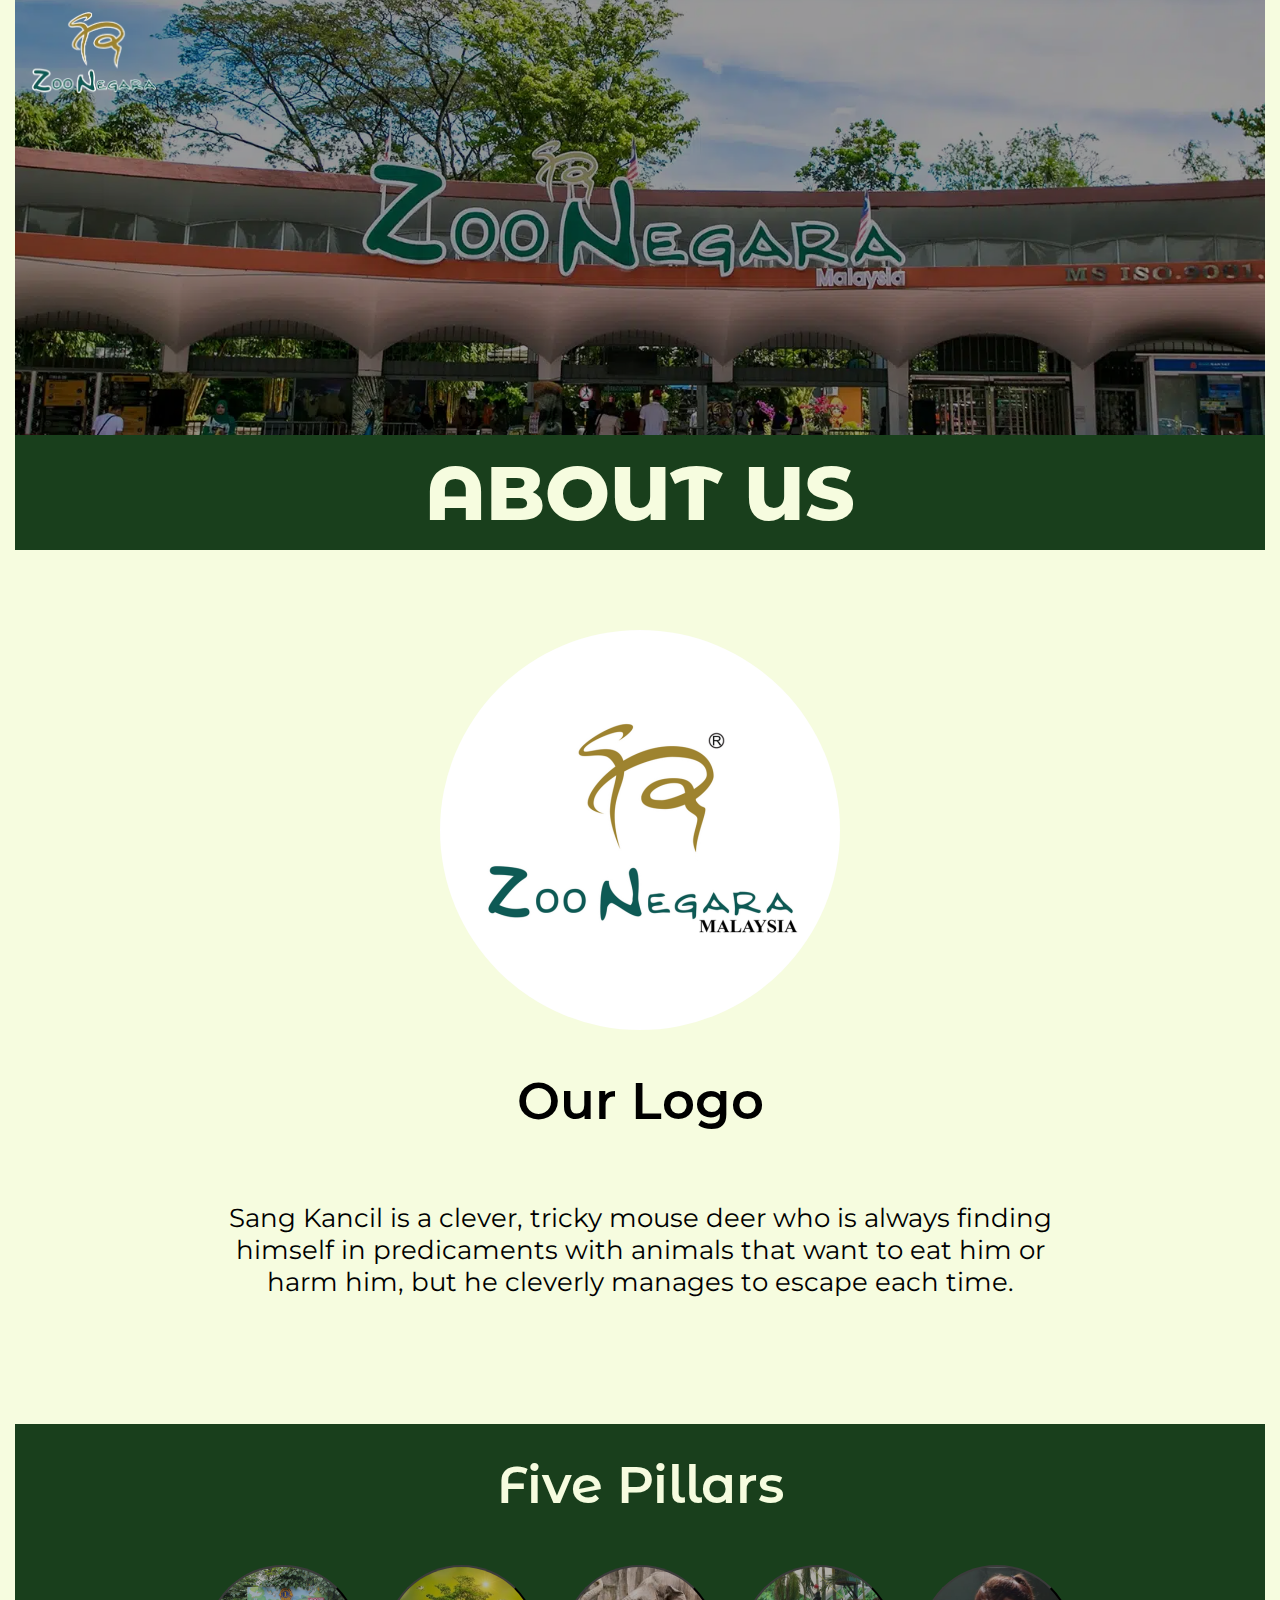
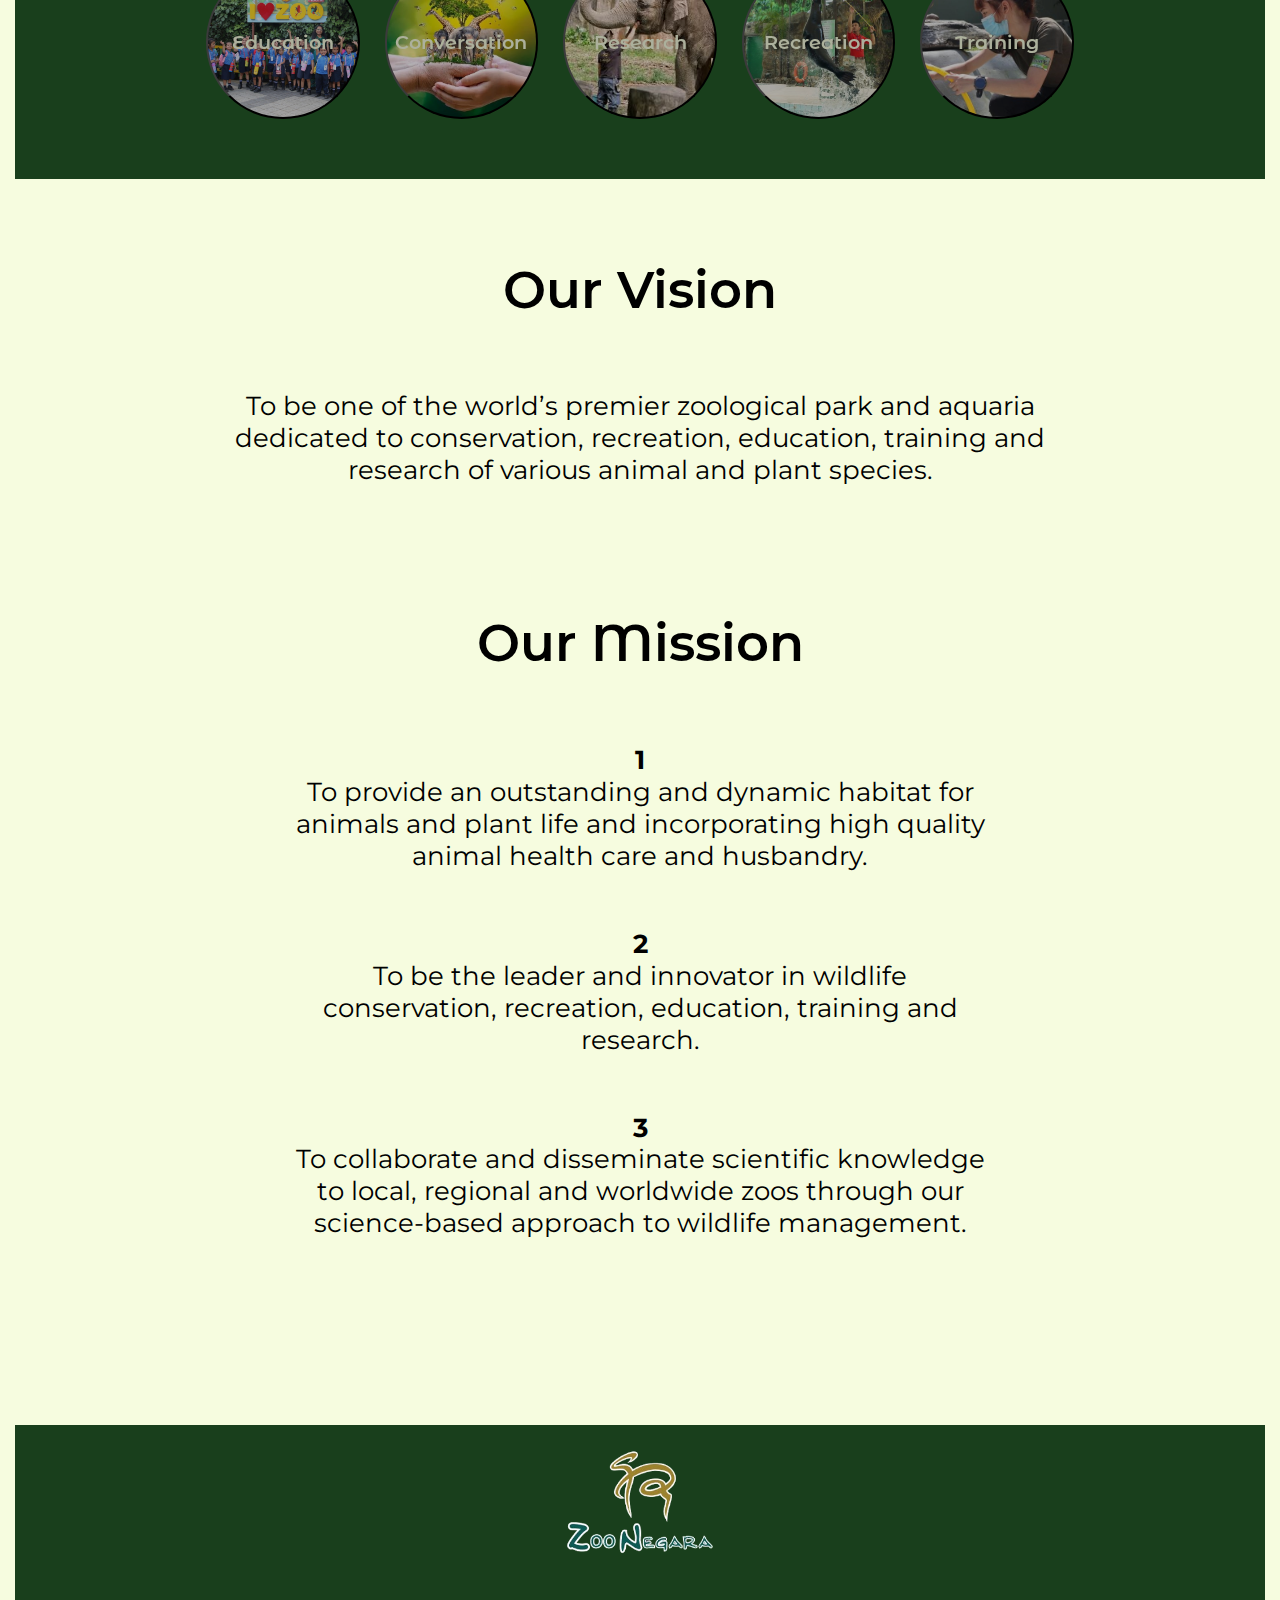
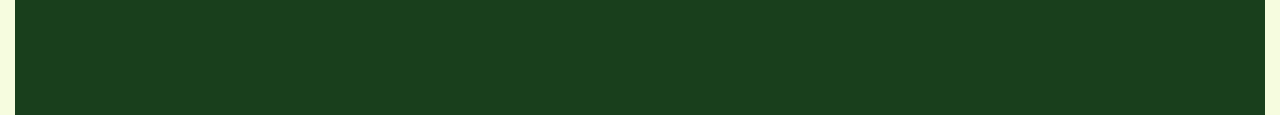
<file: AboutUs.html>
<!doctype html>
<html>
<head>
    <meta charset="utf-8">
	<meta http-equiv="X-UA-Compatible" content="IE=edge">
	<meta name="viewport" content="width=device-width, initial-scale=1">
    <title>About Us</title>
    <!-- Bootstrap -->
	<link href="css/bootstrap-4.4.1.css" rel="stylesheet">
	<link href="style.css" rel="stylesheet" type="text/css">
  	<link rel="preconnect" href="https://fonts.googleapis.com">
	  
<link rel="preconnect" href="https://fonts.googleapis.com">
<link rel="preconnect" href="https://fonts.gstatic.com" crossorigin>
<link href="https://fonts.googleapis.com/css2?family=Montserrat+Alternates:ital,wght@0,100;0,200;0,300;0,400;0,500;0,600;0,700;0,800;0,900;1,100;1,200;1,300;1,400;1,500;1,600;1,700;1,800;1,900&family=Montserrat:ital,wght@0,100..900;1,100..900&display=swap" rel="stylesheet">	

</head>
  <body>
  	<!-- body code goes here -->
<div class="container-fluid">
		  <nav class="navBarZooNegara d-flex bg-transparent"> 	  
			<a class="navbar-brand" href="index.html"><img src="images/logo-removebg-preview.png" alt="Logo"></a>
</nav>
<div class="topheader"><img src="images/Zoo-Negara-Malaysia-jpg.webp" class="banner" alt="banner" /></div>

	<div class="center-content">
	<div class="banner">ABOUT US</div>
  		<img src="images/Untitled design.png" class="round-frame" alt="Placeholder image">
		<h2>Our Logo</h2>
		<p> Sang Kancil is a clever, tricky mouse deer who is always finding<br>
		himself in predicaments with animals that want to eat him or <br>
		harm him, but he cleverly manages to escape each time.</p>
	</div>

<div class="features-section">
	<div class="button-row">
		<h2>Five Pillars</h2>
			<div class="btn-group2" role="group">
				
				<button type="button" class="round-button11"><span>Education</span></button>
				<button type="button" class="round-button12"><span>Conversation</span></button>				  
				<button type="button" class="round-button13"><span>Research</span></button>				  
				<button type="button" class="round-button14"><span>Recreation</span></button>				  
				<button type="button" class="round-button15"><span>Training</span></button>

		</div>
	</div>
</div>

<div class="center-content">
	<h2>Our Vision</h2>
	<p> To be one of the world’s premier zoological park and aquaria<br>
	dedicated to conservation, recreation, education, training and<br>
	research of various animal and plant species.</p>
</div>

<div class="center-content">
	<h2>Our Mission</h2>
	<p> <b>1</b><br>To provide an outstanding and dynamic habitat for<br>
	animals and plant life and incorporating high quality<br>
	animal health care and husbandry.</p>
	<p> <b>2</b><br>To be the leader and innovator in wildlife<br>
	conservation, recreation, education, training and<br>
	research.</p>
	<div class="lastline">
	<p> <b>3</b><br>To collaborate and disseminate scientific knowledge<br>
	to local, regional and worldwide zoos through our<br>
	science-based approach to wildlife management.</p>
</div>
</div>

	<div class="footer" >
	 <img src="images/logo-removebg-preview.png" alt="Logo">
	</div>

</div>
  <!-- jQuery (necessary for Bootstrap's JavaScript plugins) --> 
  <script src="js/jquery-3.4.1.min.js"></script>

	<!-- Include all compiled plugins (below), or include individual files as needed -->
  <script src="js/popper.min.js"></script> 
  <script src="js/bootstrap-4.4.1.js"></script>
</body>
</html>
</file>
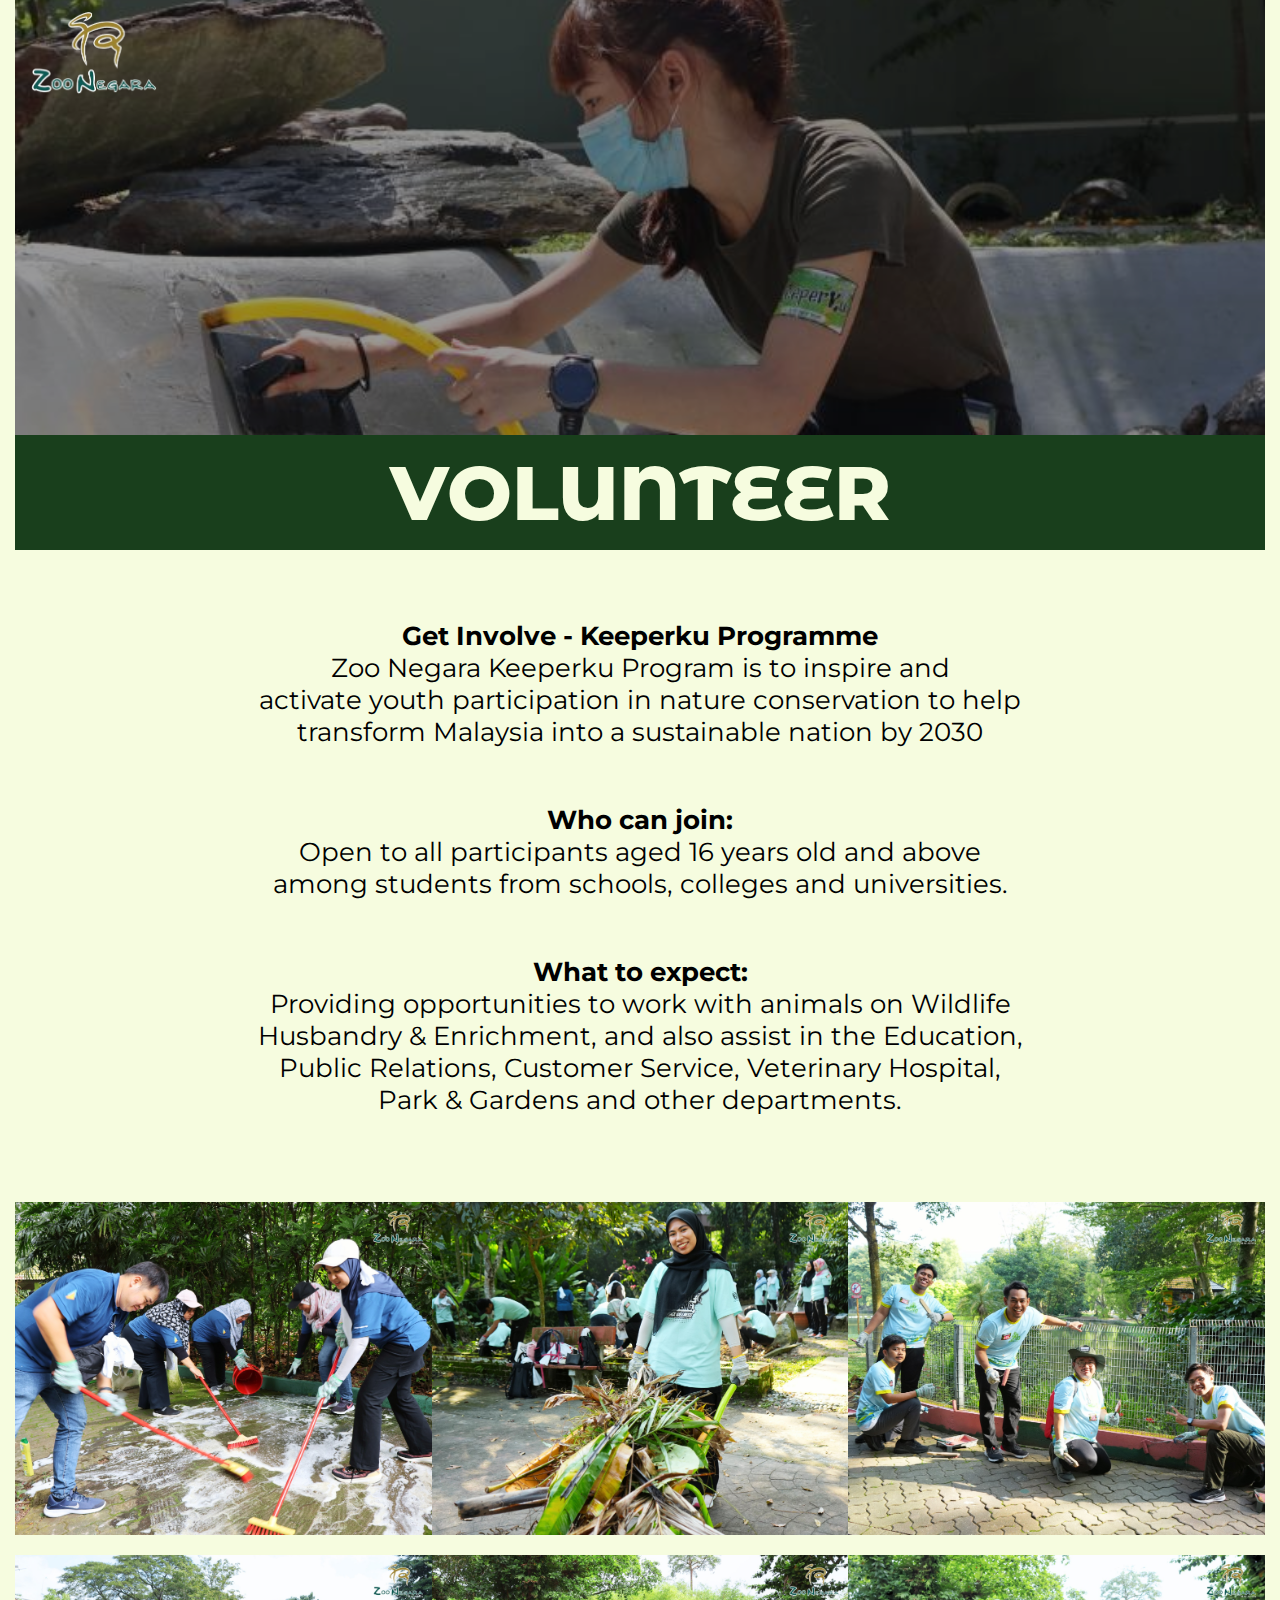
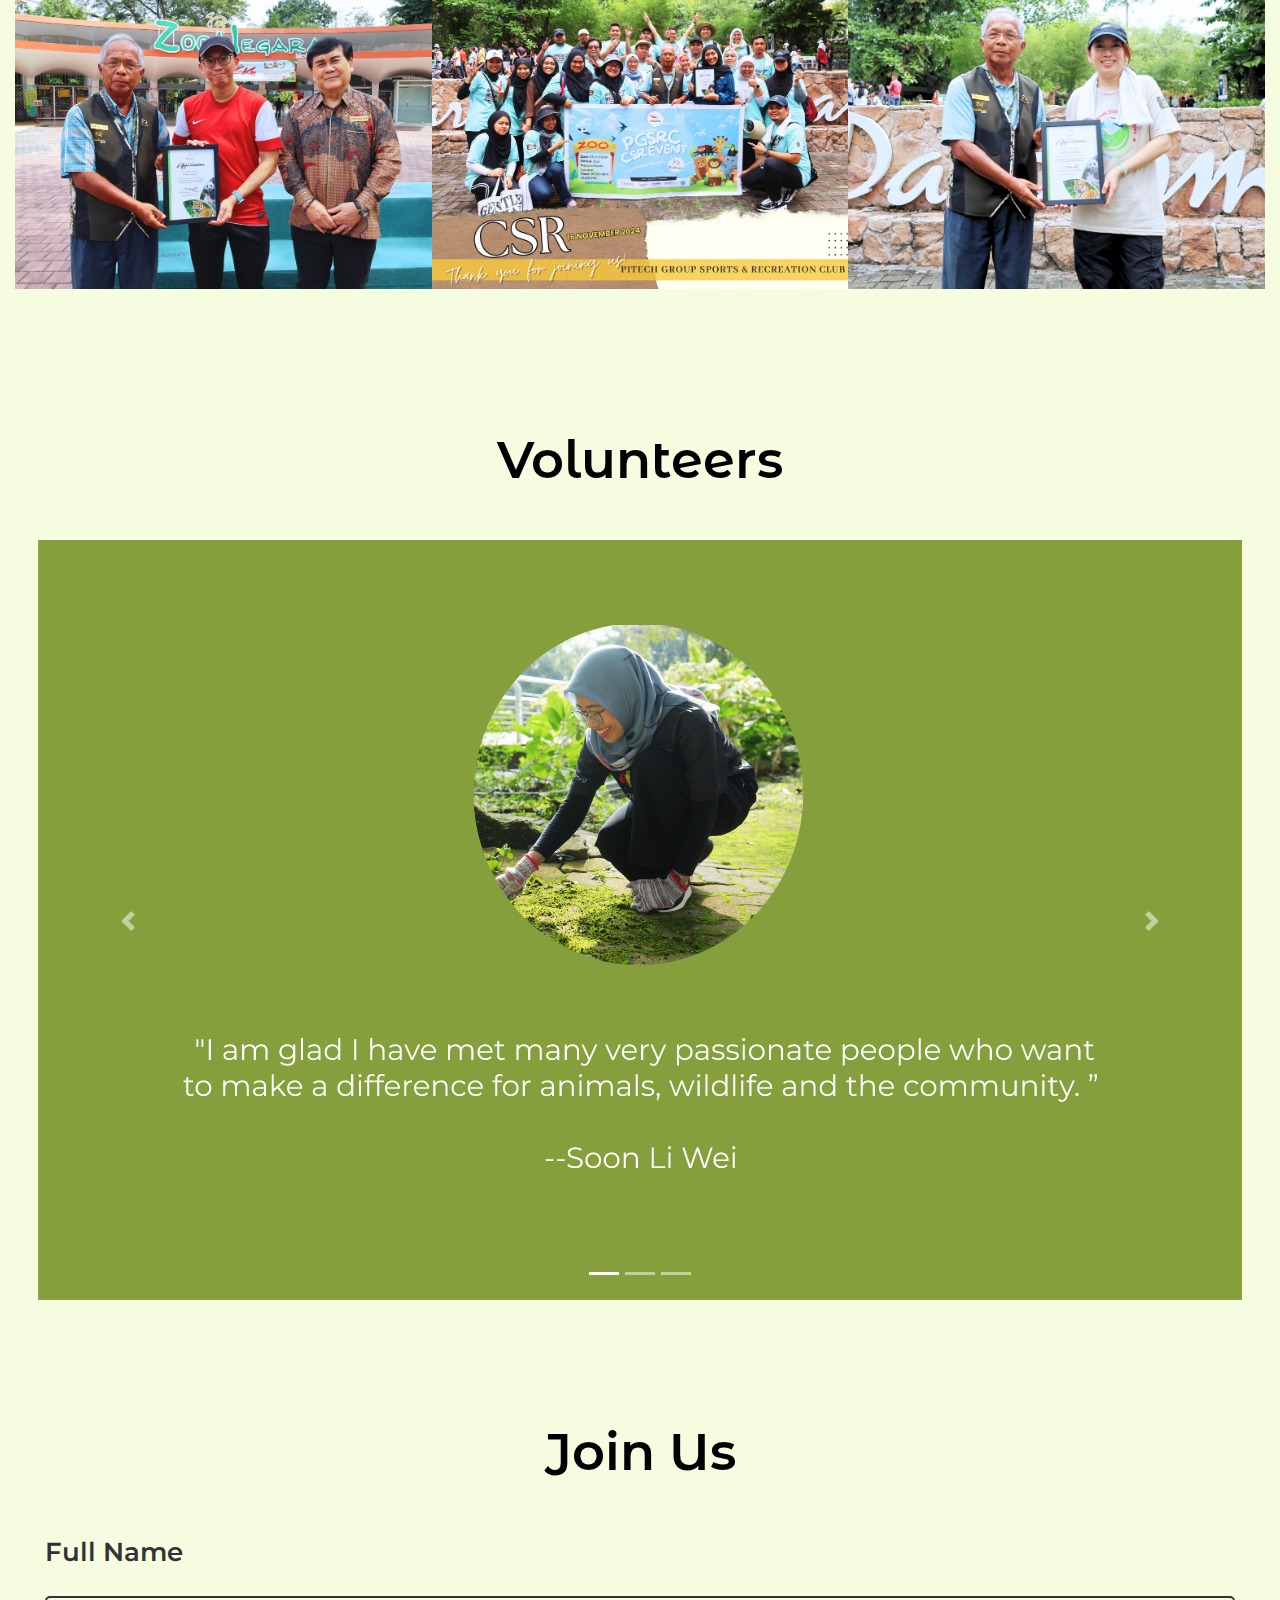
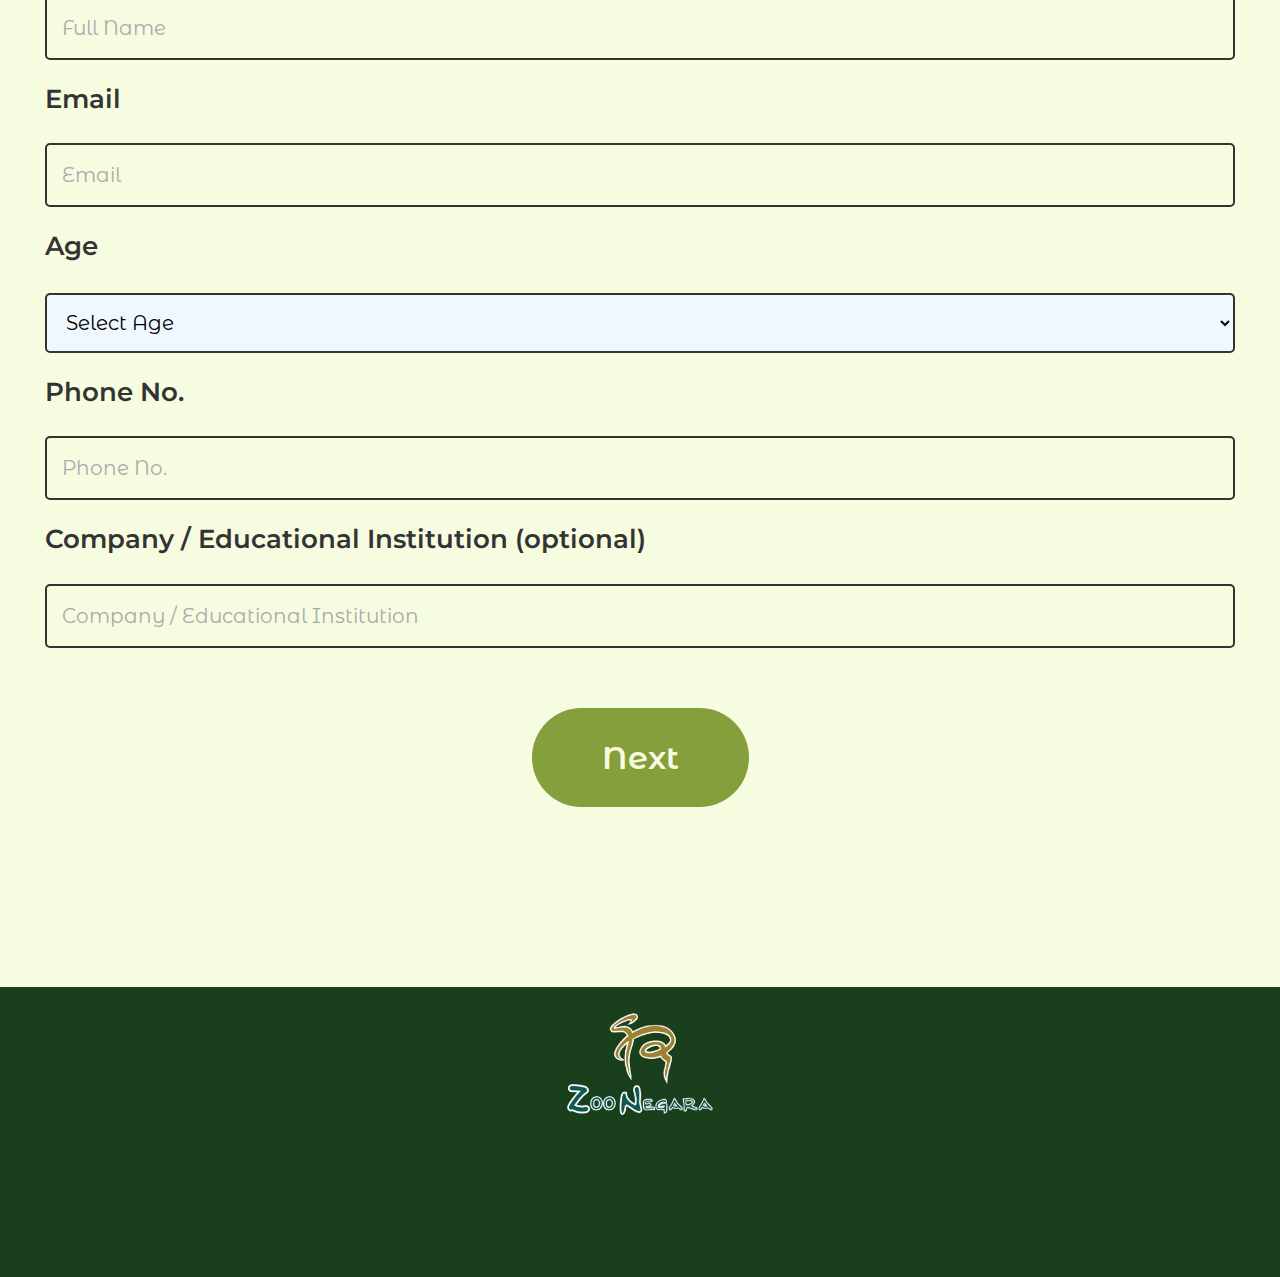
<file: Volunteer.html>
<!doctype html>
<html>
<head>
    <meta charset="utf-8">
	<meta http-equiv="X-UA-Compatible" content="IE=edge">
	<meta name="viewport" content="width=device-width, initial-scale=1">
    <title>Untitled Document</title>
    <!-- Bootstrap -->
	<link href="css/bootstrap-4.4.1.css" rel="stylesheet">
	<link href="style.css" rel="stylesheet" type="text/css">
  	<link rel="preconnect" href="https://fonts.googleapis.com">
	  
<link rel="preconnect" href="https://fonts.googleapis.com">
<link rel="preconnect" href="https://fonts.gstatic.com" crossorigin>
<link href="https://fonts.googleapis.com/css2?family=Montserrat+Alternates:ital,wght@0,100;0,200;0,300;0,400;0,500;0,600;0,700;0,800;0,900;1,100;1,200;1,300;1,400;1,500;1,600;1,700;1,800;1,900&family=Montserrat:ital,wght@0,100..900;1,100..900&display=swap" rel="stylesheet">
</head>
  <body>
  	<!-- body code goes here -->
<div class="container-fluid">
<nav class="navBarZooNegara d-flex bg-transparent"> 	  
	  <a class="navbar-brand" href="index.html"><img src="images/logo-removebg-preview.png" alt="Logo"></a>
</nav>
	
	<div class="topheader"><img src="images/0-27061-AWSS335693065-2c0a-4976-853a-996aecb39c88-VCIi.jpeg" class="banner" alt="banner" /></div>
	<div class="center-content">
	<div class="banner">VOLUNTEER</div>
	</div>
	
		<div class="center-content">
		<p> <b>Get Involve - Keeperku Programme</b><br>
			Zoo Negara Keeperku Program is to inspire and<br>
			activate youth participation in nature conservation to help<br>
			transform Malaysia into a sustainable nation by 2030 </p>
		<p> <b>Who can join:</b><br>
			Open to all participants aged 16 years old and above<br>
			among students from schools, colleges and universities. </p>
		<p> <b>What to expect:</b><br>
			Providing opportunities to work with animals on Wildlife<br>
			Husbandry & Enrichment, and also assist in the Education,<br>
			Public Relations, Customer Service, Veterinary Hospital,<br>
			Park & Gardens and other departments.</p>
	    </div>
			
		  <div class="image-grid">
		 <div class="image-row">
    <div class="image-container">
        <img src="images/469375979_1007113238126567_3804814035273258419_n.jpg" alt="Image 1">
    </div>
    <div class="image-container">
        <img src="images/467879360_996899989147892_3698508032989421675_n.jpg" alt="Image 2">
    </div>
    <div class="image-container">
        <img src="images/470192983_1013387647499126_2865930696473429375_n.jpg" alt="Image 3">
    </div>
</div>
		  
		  <div class="image-row">
    <div class="image-container">
        <img src="images/468767685_1002678755236682_8266940782959184857_n.jpg" alt="Image 1">
    </div>
    <div class="image-container">
        <img src="images/467741931_996899772481247_4129685807496182555_n.jpg" alt="Image 2">
    </div>
    <div class="image-container">
        <img src="images/467745292_996881169149774_109285041687949383_n.jpg" alt="Image 3">
    </div>
</div>
</div>
	    
		<div class="center-content">
		<h2>Volunteers</h2>
			<div id="carouselExampleIndicators1" class="carousel slide" data-ride="carousel" >
		    <ol class="carousel-indicators">
		      <li data-target="#carouselExampleIndicators1" data-slide-to="0" class="active"></li>
		      <li data-target="#carouselExampleIndicators1" data-slide-to="1"></li>
		      <li data-target="#carouselExampleIndicators1" data-slide-to="2"></li>
	      </ol>
		    <div class="carousel-inner" role="listbox" style="background-color: #859F3D">
		      <div class="carousel-item active"> <img class="d-block mx-auto" src="images/Screenshot 2025-01-04 010243.png" alt="First slide">
	          </div>
		      <div class="carousel-item "> <img class="d-block mx-auto" src="images/Screenshot 2025-01-04 010304.png" alt="Second slide">
	          </div>
		      <div class="carousel-item"> <img class="d-block mx-auto" src="images/Screenshot 2025-01-04 010204.png" alt="Third slide">
	          </div>
	      </div>
		    <a class="carousel-control-prev" href="#carouselExampleIndicators1" role="button" data-slide="prev"> <span class="carousel-control-prev-icon" aria-hidden="true"></span> <span class="sr-only">Previous</span> </a> <a class="carousel-control-next" href="#carouselExampleIndicators1" role="button" data-slide="next"> <span class="carousel-control-next-icon" aria-hidden="true"></span> <span class="sr-only">Next</span> </a> </div>
	</div>
<div class="center-content">
<div class="form-container">
        <h2>Join Us</h2>
        <form>
            <div class="form-group">
                <label for="fullName">Full Name</label>
                <input type="text" id="fullName" placeholder="Full Name">
            </div>
            <div class="form-group">
                <label for="email">Email</label>
                <input type="email" id="email" placeholder="Email">
            </div>
            <div class="form-group">
                <label for="age">Age</label>
                <select id="age">
                    <option value="" disabled selected>Select Age</option>
                    <option value="18-25">18-25</option>
                    <option value="26-35">26-35</option>
                    <option value="36-45">36-45</option>
                    <option value="46+">46+</option>
                </select>
            </div>
            <div class="form-group">
                <label for="phone">Phone No.</label>
                <input type="tel" id="phone" placeholder="Phone No.">
            </div>
            <div class="form-group">
                <label for="company">Company / Educational Institution (optional)</label>
                <input type="text" id="company" placeholder="Company / Educational Institution">
            </div>
            <button type="submit" class="next-button">Next</button>
        </form>
    </div>
	</div>
      </div>
	  <div class="footer" >
	 <img src="images/logo-removebg-preview.png" alt="Logo">
	</div>
  <!-- jQuery (necessary for Bootstrap's JavaScript plugins) --> 
  <script src="js/jquery-3.4.1.min.js"></script>

	<!-- Include all compiled plugins (below), or include individual files as needed -->
  <script src="js/popper.min.js"></script> 
  <script src="js/bootstrap-4.4.1.js"></script>
</body>
</html>
</file>
<file: style.css>
@charset "utf-8";
body{
	background-color: #f6fcdf;
}

.container{
	position: relative;
	max-width:80%;
	width: 100%;
}

.container-fluid{
	margin-left: auto;
	margin-right: auto;
}


/*NAVBIGATION BAR */
.navBarZooNegara{
	padding: 2px 30px;
	position: absolute;
	top: 0%;
	bottom: 0%;
	left: 0%;
	z-index: 100;
	height: 100px;
	width: 100%;
}

.navbar-brand{
	width:200px;
	height:200px;
}

.navbar-brand img {
	width: 10vw;
}

.navHamburger{
	display: none;
}

.nav {
	float: right;
}

.nav li a{
	color: #F6FCDF;
	font-size: 1.2vw;
	font-family: "Montserrat Alternates", Helvetica;
	font-weight: 600;
}

.nav li a:hover{
	color: #859F3D;
	text-decoration: underline;
}

.nav li a:active{
	color: #31511E;
	text-decoration: none;
}

.nav li a.navBuyNow{
	color: orange;
}

.nav li a.navBuyNow:hover{
	color: red;
	text-decoration: underline;
}

.nav li a.navBuyNow:active{
	color: #31511E;
	text-decoration: none;
}

#navbarSupportedContent1 li{
	list-style-type: none;
}

#navbarSupportedContent2{
	display: none !important;
}


/* CAROUSEL */
#carouselExampleIndicators1{
	position: relative;
}

.carousel-inner{
	top: 0;
	left: 0;
}

.carousel-heading{
	font-size: 7vw;
	text-align: center;
	position: absolute;
	top: 50%;
	left: 0%;
	z-index: 100;
	width: 100%;
	height:100%;
}

.carousel-learnMore{
	text-align: center;
	position: absolute;
	top: 83%;
	left: 0%;
	z-index: 100;
	width: 100%;
}

.carousel-heading, .carousel-learnMore {
	font-family: "Montserrat Alternates", Helvetica;
	font-weight: 800;
	font-size: 6vw;
	text-transform: uppercase;
	color: #F6FCDF;
	text-shadow: 2px 2px 4px rgba(0, 0, 0, 0.7); /* Add shadow for visibility */
	white-space: nowrap; /* Prevents text wrapping */
	overflow: hidden; /* Ensures the text doesn't spill out */
	text-overflow: ellipsis; /* Adds ellipsis if the text overflows */
}

.carousel-item img {
    display: block;
    width: 100%; 
    height: 100%;
}




/* Hero Section */
.hero {
position: relative;
text-align: center;
}

.hero-image {
width: 100%;
height: auto;
filter: brightness(40%);
	padding-bottom: 80px;
}

.hero-content {
position: absolute;
top: 50%;
left: 50%;
transform: translate(-50%, -50%);
color: #F8FAD8;
}

.hero-content h1 {
	font-family: "Montserrat Alternates", Helvetica;
	font-weight: 800;
	font-size: 6vw;
	text-transform: uppercase;
	color: #F6FCDF;
	text-shadow: 2px 2px 4px rgba(0, 0, 0, 0.7); /* Add shadow for visibility */
	white-space: nowrap; /* Prevents text wrapping */
	overflow: hidden; /* Ensures the text doesn't spill out */
	text-overflow: ellipsis; /* Adds ellipsis if the text overflows */	
	margin-bottom: 10px;	
}

.hero-content p {
	font-family: "Montserrat Alternates", Helvetica;
	font-weight: 500;
	text-transform: uppercase;
	color: #F6FCDF;
	text-shadow: 2px 2px 4px rgba(0, 0, 0, 0.7); /* Add shadow for visibility */
	white-space: nowrap; /* Prevents text wrapping */
	overflow: hidden; /* Ensures the text doesn't spill out */
	text-overflow: ellipsis; /* Adds ellipsis if the text overflows */
	font-size: 2vw;
	letter-spacing: 1px;
}



/* second-hero */
.second-hero{  
	position: relative;
	text-align: center;
	font-family: "Montserrat Alternates", Helvetica;
	font-weight: 800px;
}
.second-hero h1{  
	font-size: 6vw;
	font-weight: bold;
}

.second-hero h1{
	font-family: "Montserrat Alternates", Helvetica;
	font-weight: 800;
	font-size: 5vw;
	text-align: center;
	z-index: 100;
	color: #F6FCDF;
	text-transform: uppercase;
	text-shadow: 2px 2px 4px rgba(0, 0, 0, 0.7); /* Add shadow for visibility */
	white-space: nowrap; /* Prevents text wrapping */
	overflow: hidden; /* Ensures the text doesn't spill out */
	text-overflow: ellipsis; /* Adds ellipsis if the text overflows */
}
.second-hero h1{
	font-family: "Montserrat Alternates", Helvetica;
	font-weight: 800;
	font-size: 5vw;
	text-align: center;
	z-index: 100;
	color: #F6FCDF;
	text-transform: uppercase;
	text-shadow: 2px 2px 4px rgba(0, 0, 0, 0.7); /* Add shadow for visibility */
	white-space: nowrap; /* Prevents text wrapping */
	overflow: hidden; /* Ensures the text doesn't spill out */
	text-overflow: ellipsis; /* Adds ellipsis if the text overflows */
}
.second-hero h2{
	font-family: "Montserrat Alternates", Helvetica;
	font-weight: 600;
	font-size: 2vw;
	text-align: center;
	z-index: 100;
	color: #F6FCDF;
	text-transform: uppercase;
	text-shadow: 2px 2px 4px rgba(0, 0, 0, 0.7); /* Add shadow for visibility */
	white-space: nowrap; /* Prevents text wrapping */
	overflow: hidden; /* Ensures the text doesn't spill out */
	text-overflow: ellipsis; /* Adds ellipsis if the text overflows */
}

.second-hero .centred{
  position: absolute;
  top: 50%;
  left: 50%;
  transform: translate(-50%, -50%);
}




.second-hero img{
	 display: block;
    width: 100%; /* Makes the image responsive */
    height: 100%;
    filter: brightness(50%) contrast(115%);
}


/* Center Content */
.center-content {
	background-color: #f6fcdf;
	font-size:4vw;
	font-family: "Montserrat Alternates", Helvetica;
    font-weight: 600;
    display: flex;
    flex-direction: column; /* Stack items vertically */
    justify-content: center; /* Center vertically */
    align-items: center; 
    text-align: center; 
    max-width: 100%;
	max-height: 80%;
	padding-bottom: 50px;
}


.center-content h2 {
	font-family: "Montserrat Alternates", serif;
    font-weight: 600;
    font-style: normal;
    font-size: 4vw; 
	padding: 40px;
    margin-bottom: 10px; 
    color: black; 
	text-align: center;
}

.center-content h3{
	font-family: "Montserrat Alternates", serif;
    font-weight: 400;
    font-style: normal;
    font-size: 3vw; 
	padding: 40px;
    margin-bottom: 10px; 
    color: black;
	text-align: center;
}

.center-content p { 
  font-family: "Montserrat", serif;
  font-optical-sizing: auto;
  font-weight: 400;
  font-style: normal;
    font-size: 2vw; 
    line-height: 1.25; 
    color: black; 
	padding: 20px;
	width:auto;
}

.center-content video{
	display: flex;
    justify-content: center; /* Center vertically */
    align-items: center; /* Center horizontally */
}


/* Banner Section */
.banner {
	position: relative;
	width: 100%;
	font-family:"Montserrat Alternates", Helvetica;
	color: #F6FCDF;
    font-weight: 800;
    text-decoration: none; /* Remove underline */
    font-size: 6vw; /* Larger font for main features */
    justify-content: center; /* Center buttons horizontally */
    align-items: center; /* Align items vertically */
	background: #193F1C;
}

.banner img {
    width: 100%;
    height: auto;
    display: block;
}


 /* CARDS */
.card-row{
	display: flex;
	flex-direction: row;
    justify-content: center; 
    align-content: space-between;
    gap:2vw;
	width: 100%;
	margin-bottom: 3vw;
}

.card-row .column{
    padding: 10px;
    box-sizing: border-box;
}

.card {
	position: relative;
    background-color: #859F3D;
	overflow: hidden;
    border: none;
    transition: transform 0.3s ease, background 0.3s ease; 
	width: 25vw; /* Ensures the image spans the full width of the card */
    height: 25vw;
}

.card img {
  display: block;
  margin-left: none;
  margin-right: none;
  width: 100%;
	
}

.card h3{
  font-family: "Montserrat Alternates", serif;
  font-weight: 500;
  font-style: normal;
  font-size: 1.8vw;
  color: #F6FCDF;
  padding: 2vw;
  padding-bottom: 3px;
  text-align: center;
}

.card-row .card:hover{
	transform:scale(90%);
	text-decoration: underline;
	color: #F6FCDF;
	box-shadow: 0px 5px 10px 10px lightgray;
}

.card img {
    object-fit: cover; /* Maintains aspect ratio while cropping excess */
    border-top-left-radius: 10px; /* Matches card border radius */
    border-top-right-radius: 10px;
}


 /* CIRCLE BUTTON */
 /* index */
.button-row{
	width: 100%;
	background: #193F1C;	
    text-align: center;  
	margin-top: 40px;
	margin-bottom: 40px;
	padding-bottom: 60px;
	z-index:0;
}

.button-row h2{
	font-family: "Montserrat Alternates", serif;
    font-weight: 600;
    font-style: normal;
    font-size: 4vw; 
	padding: 30px;
    margin-bottom: 20px; 
    color: #F6FCDF;
}

.btn-group{
	vertical-align: middle;
	display: flex;
	justify-content: center;
	gap: 40px;
}

.btn-group.btnNumTicket{
	gap: 0px;
}

.btn-group-discover{
	column-gap: 25px;
}

.btn-group div {
    display: flex;
    justify-content: center;
    align-items: center;
    width: 20vw; /* Circle width */
    height: 20vw; /* Circle height */
    border-radius: 50%; /* Ensures the button is circular */
    background-size: cover; /* Scale image to cover the circle */
    background-position: center; /* Centers the image */
    background-repeat: no-repeat; /* Prevents image tiling */
    filter: brightness(70%); /* Apply brightness filter */
    transition: transform 0.3s ease, filter 0.3s ease; /* Smooth hover effects */
}


.btn-group div:hover{
	transform: scale(1.1); 
	filter:none;
	box-shadow: 0 10px 10px lightgrey;
}

.btn-group div:active{ 
	box-shadow:none;
}

.btn-group a{
    color:#F6FCDF;
	font-family:"Montserrat Alternates", Helvetica;
    font-weight: 600;
    text-decoration: none; 
    font-size: 2.5vw;
}

.round-button1 {
	background: url("images/Screenshot 2025-01-07 092700.png");
}

.round-button2 {
	background: url("images/10733727_1548856651999006_1603441270937746848_o.jpg");
}
.round-button3 {
	background: url("images/PIX-2-UEM-EDGENTA-X-ZOO-NEGARA-VOLUNTEER-PROGRAMME.jpg");
}

.round-button4 {
	background: url("images/0-27061-AWSS335693065-2c0a-4976-853a-996aecb39c88-VCIi.jpeg");
}

.round-button5 {
	background: url("images/download.jpeg");
}

.round-button6 {
	background: url("images/360_F_415790935_7va5lMHOmyhvAcdskXbSx7lDJUp0cfja.jpg");
}


.btn-group a:hover {
	text-decoration: underline; 
	box-shadow: 0 4px 8px rgba(0, 0, 0, 0.1);
}

.btn-group a:active {
	text-decoration: none;
	box-shadow: 0 4px 8px rgba(0, 0, 0, 0.1);
}


 /* CIRCLE BUTTON */
 /* about us */
.btn-group2{
	display: -ms-inline-flexbox;
	display: inline-flex;
	vertical-align: middle;
	column-gap: 25px;
	
}

.btn-group2 button {
    display: flex; 
    justify-content: center;
    align-items: center;
    width: 12vw; 
    height: 12vw; 
    border-radius: 50%; /* Makes the button circular */
    color: #F6FCDF; 
    background-size: cover; /* Ensures the image covers the button */
    background-position: center; /* Centers the image */
    background-repeat: no-repeat; /* Prevents tiling of the image */
    position: relative; /* Allows layering */
    filter: brightness(70%); /* Apply filter to the background */
    overflow: hidden; /* Ensures no overflow beyond the circle */
}


.btn-group2 button span {
    position: relative; /* Ensures the text is above the background */
    filter: none; /* Removes filter effect from text */
	font-family: "Montserrat Alternates", Helvetica;
    font-weight: 600;
    text-decoration: none; 
    font-size: 1.5vw; 
}

.round-button11 {
	background: url("images/EHIS_ZT_1.jpg");
}

.round-button12 {
	background: url("images/1_9a-NA4M8ffXHcAHOxRm_Vw.jpg");
}
.round-button13 {
	background: url("images/Screenshot 2025-01-06 172650.png"); 
}
.round-button14 {
	background: url("images/show_02.jpg");
}
.round-button15 {
	background: url("images/square.jpeg");
}


.cover-page .logo-removebg {
    width: 201px;
    height: 151px;
    top: 44px;
    left: 49px;
    position: absolute;
    object-fit: cover;
}



.footer {
	width: 100%;
	justify-content: center; /* Center vertically */
	align-items: center; /* Center horizontally */
	text-align: center;
	background: #193F1C;
	align-self: center;
	padding-top: 20px;
	padding-bottom: 150px;
}

.footer img{
	width:150px;
	height:120px;
}


.center {
	margin-left: 35%;
}



.col-md-6 h5, .col-4 h5 {
	font-family:Gotham, "Helvetica Neue", Helvetica, Arial, "sans-serif";
	font-weight: bold;
	font-size:2vw;
	text-align: start;
}

.col-md-6 h6, .col-6 h6 {
	font-size:2vw;
	text-align: start;
}

.container-fluid span {
	font-size: 2vw;
}

#accordion2 {
	padding-left: 30px;
	margin-left: auto;
}


/* Form Container Styling */
.form-container {
    padding: 30px;
    border-radius: 10px;
    width: 100%;
}

.form-group {
    margin-bottom: 20px;
    text-align: left;
}

#age{
	background-color:aliceblue;
}

.form-group label {
	font-family: "Montserrat", serif;
  font-optical-sizing: auto;
  font-weight: 600;
  font-style: normal;
	 font-size: 2vw;
    display: block;
    color: #333;
}


.form-group input, select {
    width: 100%;
    padding: 15px;
    font-size: 20px;
    border: 2px solid #333;
    border-radius: 5px;
    background-color:rgba(255, 255, 255, 0);;
    outline: none;
    box-sizing: border-box;
}

.form-group input::placeholder {
    color: #aaa;
}


/*Image Row*/
.image-grid {
    display: flex;
    flex-direction: column; /* Arrange rows vertically */
    gap: 20px; /* Space between rows */
	margin-bottom: 100px;
}

.image-row {
    display: flex; /* Arrange images in a row */
    justify-content: space-between; /* Add space between images in a row */
}

.image-container {
    flex: 1; /* Ensure all images have equal width */
    text-align: center; /* Center the images horizontally (optional) */
}

.image-container img {
    width: 100%; /* Scale the image to fit its container */
    height: auto; /* Maintain aspect ratio */
}


.light-content {
	width: 100%;
    justify-content: center; /* Center buttons horizontally */
    align-items: center; /* Align items vertically */
    background: #859f3d;
	padding:20px;
}
.light-content p {
	font-family:"Montserrat Alternates", Helvetica;
	color: antiquewhite;
    font-weight: 600;
    text-decoration: none; /* Remove underline */
    font-size: 4vw; /* Larger font for main features */
	color:#F6FCDF;
}

.ticketform{
	margin:30px; 
	border: 3px outset black;
	background-color: #f6fcdf;
	text-align: center;
	border-radius: 50px;
	padding-left: 50px;
	padding-right: 50px;
	width: 80%;
	line-height: 80%;
}

.ticketform p{
	font-size: 3vw;
	font-weight: bold;
	padding-bottom: 10px;
}
.ticketform p2{
	margin-top: 0;
	padding-top: 0;
	font-size: 2vw;
	font-weight: 200;
}


#accordion1 {
	padding-left: 30px;
	margin-left: auto;
}

.col-6 {
	text-align: left;
}

.col-6, .col-4, .col-2{
	padding-bottom: 50px;
}


.btnadd :hover{
	background-color:#888585;
}



.btn-secondary {
	background-color: #fab12f;
	border: solid;
	border-color: black;
	color: black;
	font-size: 3vw;
}

.plus {
	border: 2px solid black;
	padding: 2vw;
	border-radius: 0px 50px 50px 0px;
	}

.minus {
	border-radius: 0px 50px 50px 0px;
}

.disabled {
	  border: 2px solid black;
	text-decoration-color: black;
}

.guide {
		column-gap: 10vw;
	padding-bottom: 40px;
}


.round {
	border-radius: 50%;
}

.btnadd {	
	max-width: 5vw;
	width: 100%;
	border-radius: 50px;
}

.badge {
	padding: 5vw;
	border: 3px solid #000000;
}

.btn-add {
	background-color:#f6fcdf;
	border: solid;
	border-color: black;
	color: black;
	font-size: 3vw;
	
}
.btnadd:hover {
  background-color: #5a6268;
}

.mid {
	background-color: #fab12f;
	border-left: none;
	border-right: none;
}

.next-button {
    /* Outline button */
    font-family: "Montserrat Alternates", Helvetica;
    font-weight: 600;
    letter-spacing: 0;
    line-height: normal;
    display: inline-block;
    padding: 30px 70px;
    font-size: 2.5vw;
    color: #F6FCDF; /* Button text color */
    background-color: #859f3d; /* Button background color */
    border: none; /* No border */
    border-radius: 100px; /* Rounded corners */
    text-align: center;
    box-shadow: none; /* No shadow by default */
    text-decoration: none;
    transition: all 0.3s ease; /* Smooth transition for hover effect */
    margin-top: 40px; /* Move the button down */
	margin-bottom:100px;
}

.next-button:hover {
	transform: scale(1.1);
	color: #F6FCDF;
	text-decoration: underline;
    box-shadow: 0px 8px 15px rgba(0, 0, 0, 0.4); /* Shadow on hover */
}


.image-button {
	display: inline-block;
	width: 20vw;
	height:80%;
	font-size: 1rem;
	background-color: transparent; 
	border: 2px solid #F6FCDF; 
	border-radius: 100px; 
	text-align: center;
	vertical-align: middle;
	padding: 1vw 0rem;
	transition: all 0.3s ease;
}

.image-button:hover{
	transform: scale(1.1);
	box-shadow: 0px 3px 3px 5px lightgray;
}

.image-button:active{
	background-color:#F6FCDF;
	box-shadow:none;
}

.image-button a{
	font-size: 2vw;
	font-family: "Montserrat Alternates", serif;
	font-weight: 500;
	font-style: normal;
	text-transform:capitalize;
	text-decoration: none;
	text-align: center;
	color: #F6FCDF;
}


.image-button a:hover{
	text-decoration: underline;
}

.image-button a:active{
	color:#31511E;
	text-decoration: none;
}

.centred80 {
  position: absolute;
  top: 80%;
  left: 50%;
  transform: translate(-50%, -50%);
}


.card-row2 {
	display: flex;
    justify-content: center; 
    align-content: space-between;
    gap:2vw;
	width: 100%;
	margin-bottom: 3vw;
}
.card-row2 .column{
	
}
.card-row2 .card {
	display: block;
	position: relative;
    background-color: transparent;
	overflow:hidden;
    border: none;
    transition: transform 0.3s ease, background 0.3s ease; 
	width: 25vw; /* Ensures the image spans the full width of the card */
    height: 25vw;
}

.card-row2 .card :hover{
	text-decoration: underline;
}

.card-row2 .card:hover img{
	transform:scale(90%);
	box-shadow: 0px 5px 5px 10px lightgray;
}

.cc2 a:hover { 
	color: black;		
}

.cc2 h3{
	color: black;
}

.topheader {
	top: 0;
	left: 0;
	filter: brightness(60%);
}
.topheader img{
	height: 34vw;
	  object-fit: cover;
}

.menu-button,
.menu-button::before,
.menu-button::after {
  display: block;
  background-color: #fff;
  position: absolute;
  height: 4px;
  width: 30px;
  transition: transform 400ms cubic-bezier(0.23, 1, 0.32, 1);
  border-radius: 2px;
}

.menu-button::before {
  content: '';
  margin-top: -8px;
}

.menu-button::after {
  content: '';
  margin-top: 8px;
}

.dropdown-toggle::after{
	display: none !important;
}

.dropdown{
	display: none;
}


/*RESPONSIVE DESIGN */


@media only screen and (max-width: 768px){
	.image-button{
		padding: 0px;
	}
	
	.card-row{
		flex-direction: column;
		align-items: center;
	}
	
	.card{
		width: 85vw;
		height: 83vw;
	}
	
}


@media only screen and (max-width: 1200px){
	.dropdown{
		display: block !important;
	}
	
	.navHamburger{
		display: block;
		height: 100%;
		  width: 30px;
		  cursor: pointer;
		  flex-direction: column;
		  justify-content: center;
		  align-items: center;
	}
	
	#navbarSupportedContent1 {
		display: none !important;
	}
	
	#navbarSupportedContent2{
		display: block !important;
	}
}









.load-more{
	font-size: 2vw;
	font-family: "Montserrat Alternates", serif;
	font-weight: 600;
	font-style: normal;
	text-transform:capitalize;
	text-decoration: none;
	text-align: center;
	color: black;
	padding-bottom: 100px;
}

.load-more: hover{
	text-decoration: underline;
}

.load-more: active{
	text-decoration: none;
}


.lastline {
	padding-bottom: 100px;
}


.round-frame {
	border-radius: 50%;
	margin-top:80px;
}

.circle a:hover{
	color: #F6FCDF;
	text-decoration: underline;
      }



.small-round-frame {
	border-radius: 50%;
	margin-top:80px;
	width:150px;
	length:150px;
}
</file>
